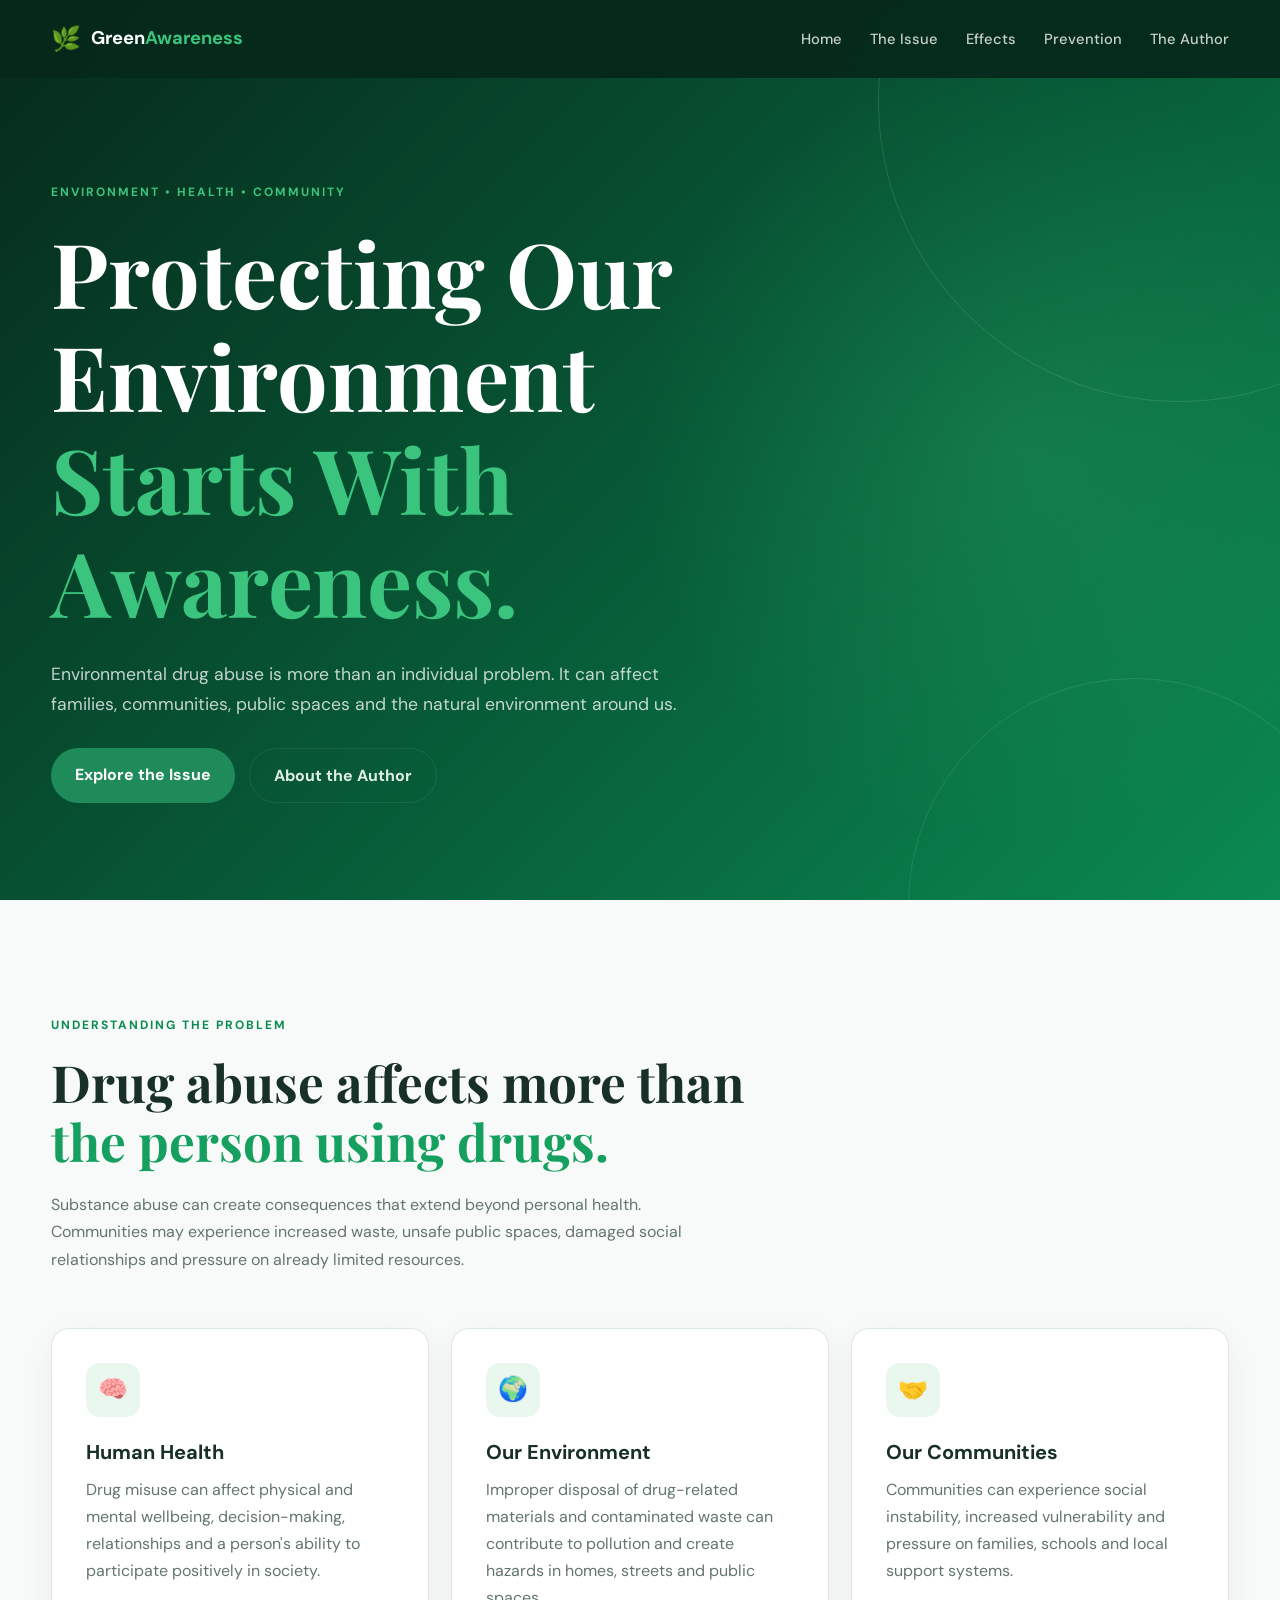
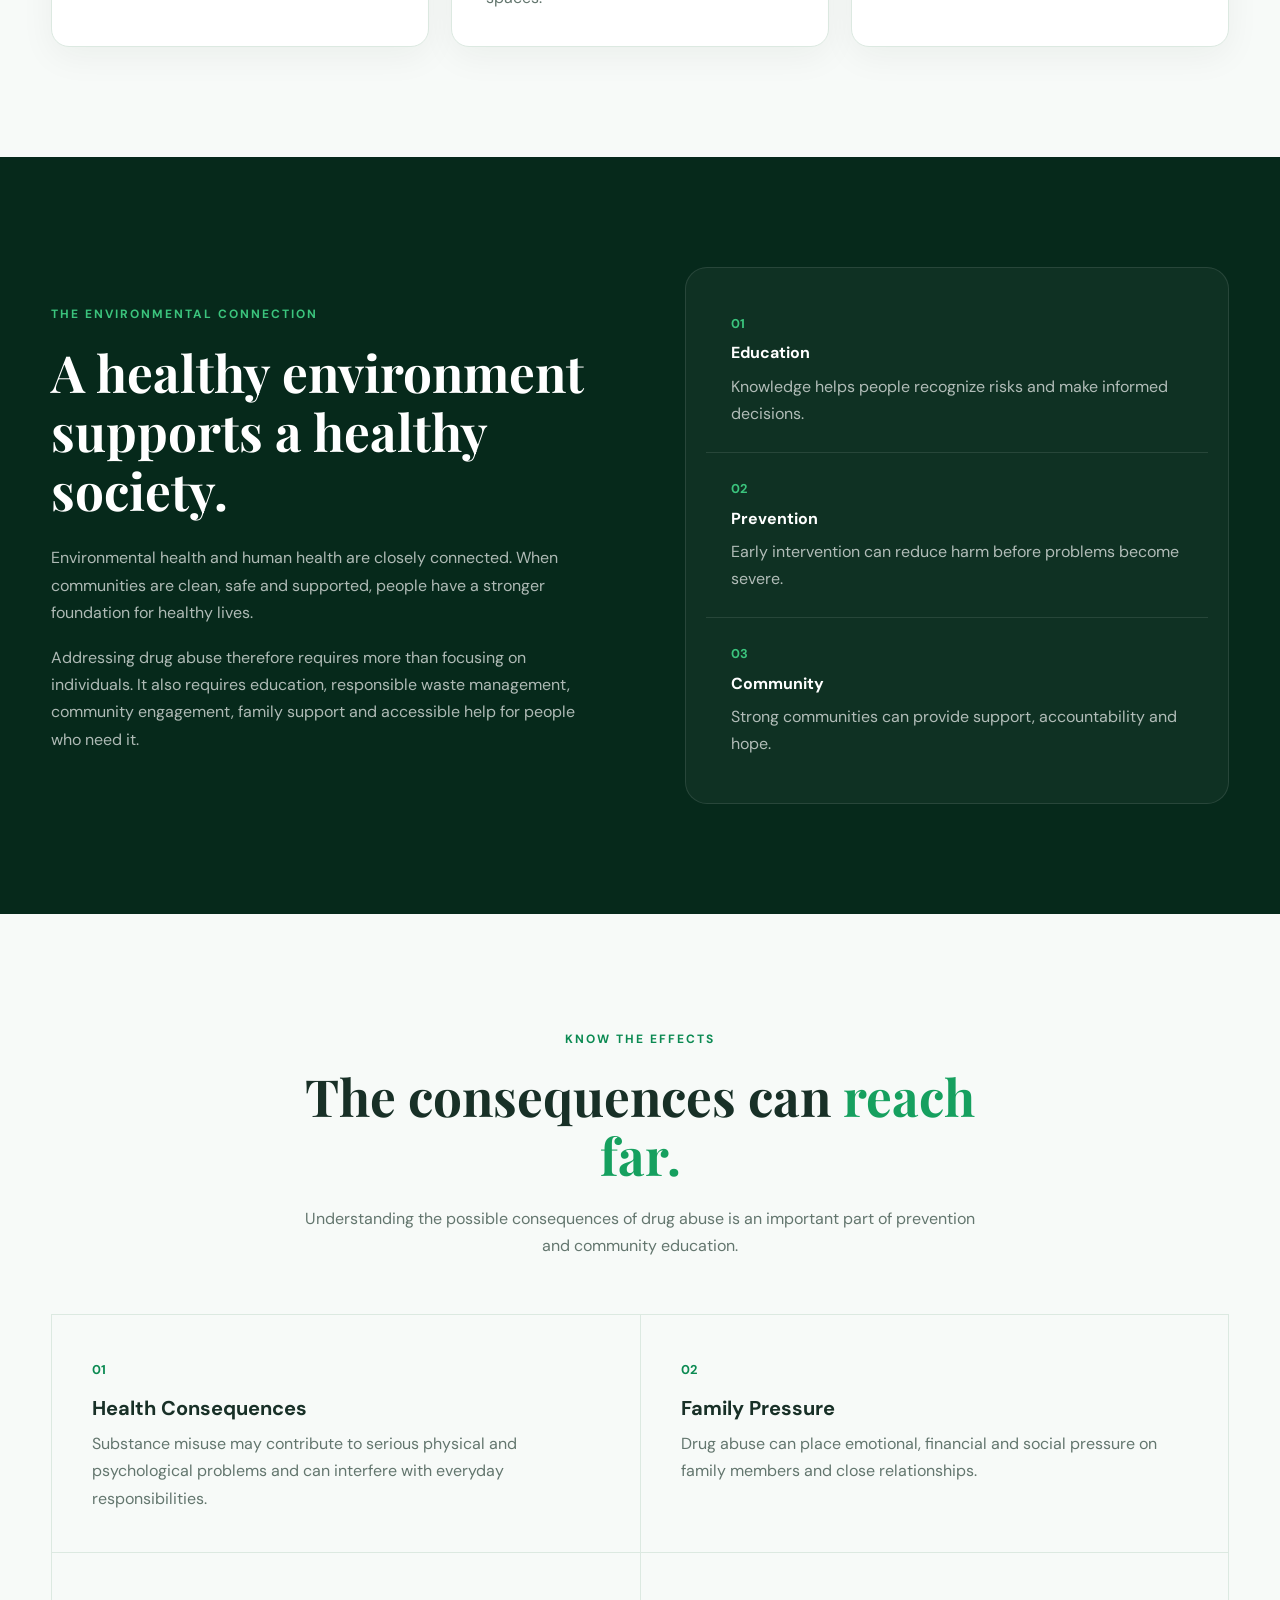
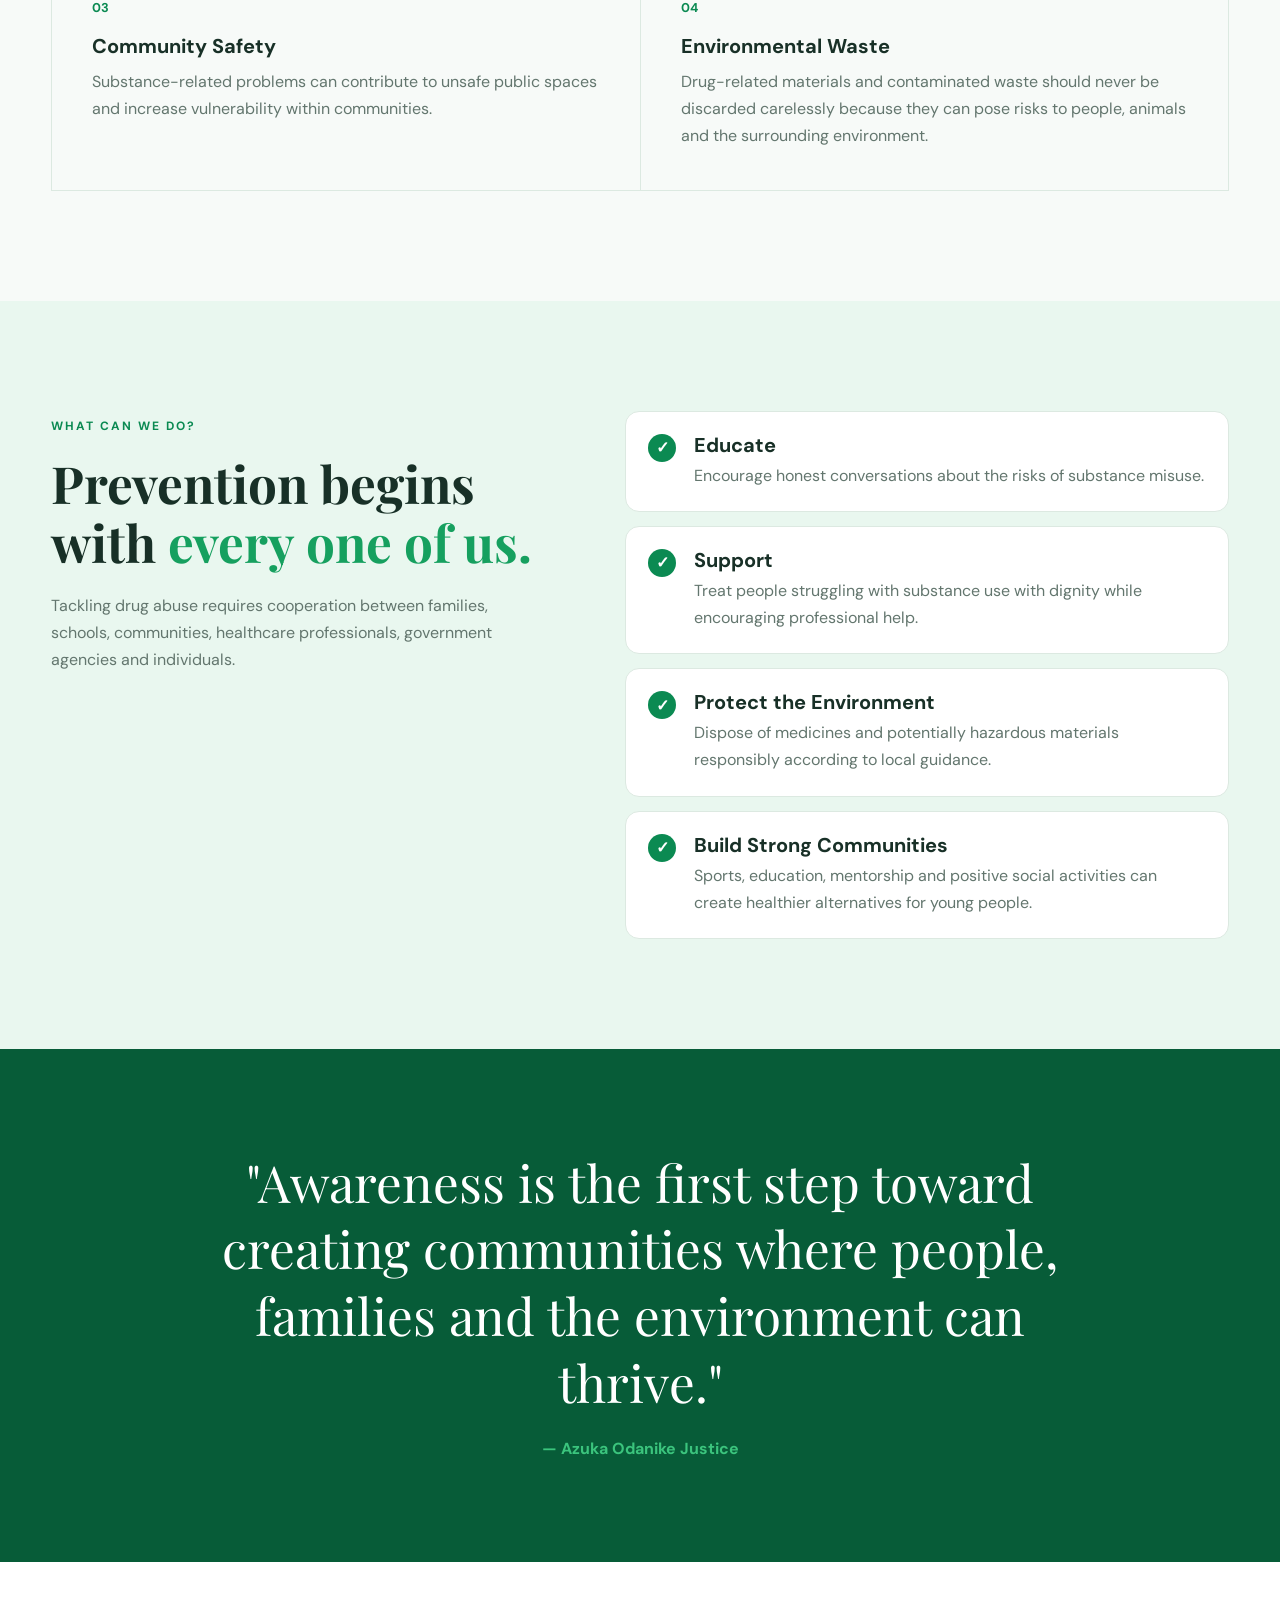
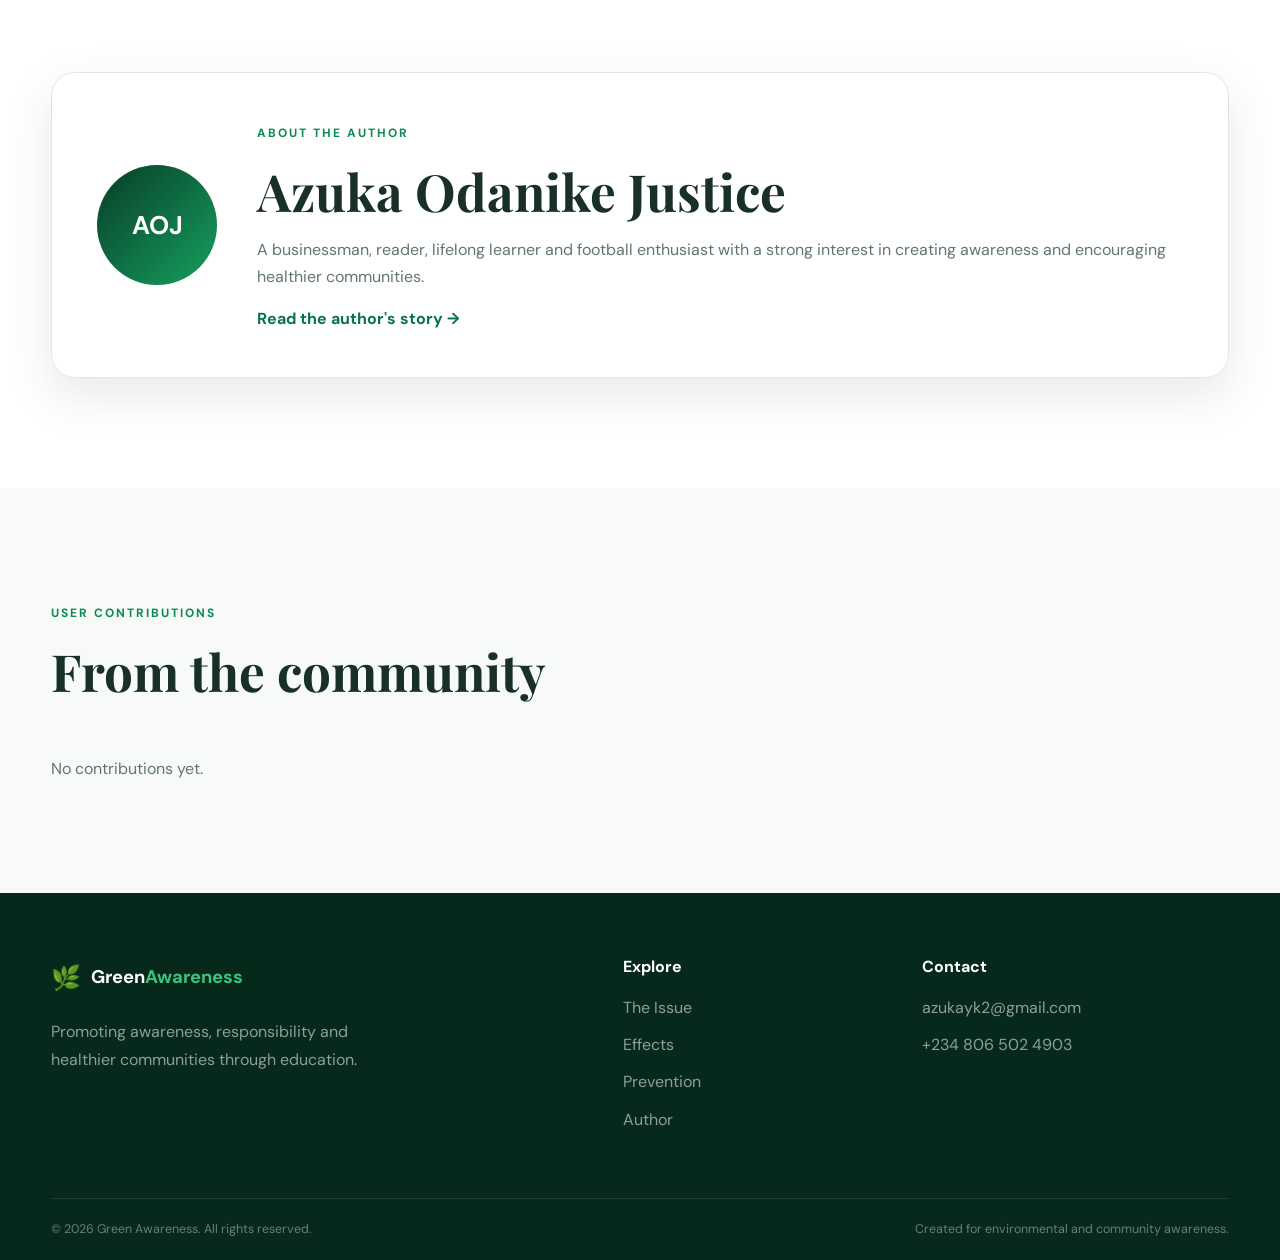
<file: index.html>
<!DOCTYPE html>
<html lang="en">
<head>
    <meta charset="UTF-8">
    <meta name="viewport" content="width=device-width, initial-scale=1.0">

    <meta name="description"
        content="Environmental Drug Abuse Awareness — understanding the relationship between substance abuse, environmental health, families and communities.">

    <title>Green Awareness | Environmental Drug Abuse</title>

    <link rel="preconnect" href="https://fonts.googleapis.com">
    <link rel="preconnect" href="https://fonts.gstatic.com" crossorigin>
    <link href="https://fonts.googleapis.com/css2?family=DM+Sans:wght@400;500;600;700&family=Playfair+Display:wght@600;700&display=swap" rel="stylesheet">

    <link rel="stylesheet" href="style.css">
</head>

<body>

    <!-- Navigation -->
    <header class="header">
        <nav class="navbar container">

            <a href="index.html" class="logo">
                <span class="logo-icon">🌿</span>
                <span>Green<span>Awareness</span></span>
            </a>

            <button class="menu-toggle" id="menuToggle" aria-label="Open navigation">
                ☰
            </button>

            <ul class="nav-links" id="navLinks">
                <li><a href="#home">Home</a></li>
                <li><a href="#issue">The Issue</a></li>
                <li><a href="#effects">Effects</a></li>
                <li><a href="#prevention">Prevention</a></li>
                <li><a href="about.html">The Author</a></li>
            </ul>

        </nav>
    </header>


    <!-- Hero -->
    <main>

        <section class="hero" id="home">

            <div class="hero-overlay"></div>

            <div class="container hero-content">

                <span class="eyebrow">ENVIRONMENT • HEALTH • COMMUNITY</span>

                <h1>
                    Protecting Our Environment
                    <span>Starts With Awareness.</span>
                </h1>

                <p>
                    Environmental drug abuse is more than an individual problem.
                    It can affect families, communities, public spaces and the
                    natural environment around us.
                </p>

                <div class="hero-buttons">
                    <a href="#issue" class="btn btn-primary">
                        Explore the Issue
                    </a>

                    <a href="about.html" class="btn btn-outline">
                        About the Author
                    </a>
                </div>

            </div>

        </section>


        <!-- Introduction -->
        <section class="section intro" id="issue">

            <div class="container">

                <div class="section-heading">
                    <span class="eyebrow">UNDERSTANDING THE PROBLEM</span>

                    <h2>
                        Drug abuse affects more than
                        <span>the person using drugs.</span>
                    </h2>

                    <p>
                        Substance abuse can create consequences that extend
                        beyond personal health. Communities may experience
                        increased waste, unsafe public spaces, damaged social
                        relationships and pressure on already limited resources.
                    </p>
                </div>


                <div class="cards three-columns">

                    <article class="info-card">
                        <div class="card-icon">🧠</div>

                        <h3>Human Health</h3>

                        <p>
                            Drug misuse can affect physical and mental wellbeing,
                            decision-making, relationships and a person's ability
                            to participate positively in society.
                        </p>
                    </article>


                    <article class="info-card">
                        <div class="card-icon">🌍</div>

                        <h3>Our Environment</h3>

                        <p>
                            Improper disposal of drug-related materials and
                            contaminated waste can contribute to pollution and
                            create hazards in homes, streets and public spaces.
                        </p>
                    </article>


                    <article class="info-card">
                        <div class="card-icon">🤝</div>

                        <h3>Our Communities</h3>

                        <p>
                            Communities can experience social instability,
                            increased vulnerability and pressure on families,
                            schools and local support systems.
                        </p>
                    </article>

                </div>

            </div>

        </section>


        <!-- Environmental Connection -->
        <section class="section dark-section">

            <div class="container split-section">

                <div class="split-content">

                    <span class="eyebrow">THE ENVIRONMENTAL CONNECTION</span>

                    <h2>
                        A healthy environment
                        supports a healthy society.
                    </h2>

                    <p>
                        Environmental health and human health are closely
                        connected. When communities are clean, safe and
                        supported, people have a stronger foundation for
                        healthy lives.
                    </p>

                    <p>
                        Addressing drug abuse therefore requires more than
                        focusing on individuals. It also requires education,
                        responsible waste management, community engagement,
                        family support and accessible help for people who
                        need it.
                    </p>

                </div>


                <div class="environment-box">

                    <div class="environment-stat">
                        <strong>01</strong>
                        <span>Education</span>
                        <p>Knowledge helps people recognize risks and make informed decisions.</p>
                    </div>

                    <div class="environment-stat">
                        <strong>02</strong>
                        <span>Prevention</span>
                        <p>Early intervention can reduce harm before problems become severe.</p>
                    </div>

                    <div class="environment-stat">
                        <strong>03</strong>
                        <span>Community</span>
                        <p>Strong communities can provide support, accountability and hope.</p>
                    </div>

                </div>

            </div>

        </section>


        <!-- Effects -->
        <section class="section" id="effects">

            <div class="container">

                <div class="section-heading centered">

                    <span class="eyebrow">KNOW THE EFFECTS</span>

                    <h2>
                        The consequences can
                        <span>reach far.</span>
                    </h2>

                    <p>
                        Understanding the possible consequences of drug abuse
                        is an important part of prevention and community
                        education.
                    </p>

                </div>


                <div class="effects-grid">

                    <article class="effect">
                        <span>01</span>
                        <h3>Health Consequences</h3>
                        <p>
                            Substance misuse may contribute to serious physical
                            and psychological problems and can interfere with
                            everyday responsibilities.
                        </p>
                    </article>


                    <article class="effect">
                        <span>02</span>
                        <h3>Family Pressure</h3>
                        <p>
                            Drug abuse can place emotional, financial and social
                            pressure on family members and close relationships.
                        </p>
                    </article>


                    <article class="effect">
                        <span>03</span>
                        <h3>Community Safety</h3>
                        <p>
                            Substance-related problems can contribute to unsafe
                            public spaces and increase vulnerability within
                            communities.
                        </p>
                    </article>


                    <article class="effect">
                        <span>04</span>
                        <h3>Environmental Waste</h3>
                        <p>
                            Drug-related materials and contaminated waste should
                            never be discarded carelessly because they can pose
                            risks to people, animals and the surrounding
                            environment.
                        </p>
                    </article>

                </div>

            </div>

        </section>


        <!-- Prevention -->
        <section class="section prevention" id="prevention">

            <div class="container">

                <div class="prevention-wrapper">

                    <div>

                        <span class="eyebrow">WHAT CAN WE DO?</span>

                        <h2>
                            Prevention begins with
                            <span>every one of us.</span>
                        </h2>

                        <p>
                            Tackling drug abuse requires cooperation between
                            families, schools, communities, healthcare
                            professionals, government agencies and individuals.
                        </p>

                    </div>


                    <div class="prevention-list">

                        <div class="prevention-item">
                            <span>✓</span>
                            <div>
                                <h3>Educate</h3>
                                <p>
                                    Encourage honest conversations about the
                                    risks of substance misuse.
                                </p>
                            </div>
                        </div>


                        <div class="prevention-item">
                            <span>✓</span>
                            <div>
                                <h3>Support</h3>
                                <p>
                                    Treat people struggling with substance use
                                    with dignity while encouraging professional
                                    help.
                                </p>
                            </div>
                        </div>


                        <div class="prevention-item">
                            <span>✓</span>
                            <div>
                                <h3>Protect the Environment</h3>
                                <p>
                                    Dispose of medicines and potentially
                                    hazardous materials responsibly according
                                    to local guidance.
                                </p>
                            </div>
                        </div>


                        <div class="prevention-item">
                            <span>✓</span>
                            <div>
                                <h3>Build Strong Communities</h3>
                                <p>
                                    Sports, education, mentorship and positive
                                    social activities can create healthier
                                    alternatives for young people.
                                </p>
                            </div>
                        </div>

                    </div>

                </div>

            </div>

        </section>


        <!-- Quote -->
        <section class="quote-section">

            <div class="container">

                <blockquote>
                    "Awareness is the first step toward creating communities
                    where people, families and the environment can thrive."
                </blockquote>

                <p>— Azuka Odanike Justice</p>

            </div>

        </section>


        <!-- Author Preview -->
        <section class="section author-preview">

            <div class="container author-card">

                <div class="author-avatar">
                    AOJ
                </div>

                <div class="author-information">

                    <span class="eyebrow">ABOUT THE AUTHOR</span>

                    <h2>Azuka Odanike Justice</h2>

                    <p>
                        A businessman, reader, lifelong learner and football
                        enthusiast with a strong interest in creating awareness
                        and encouraging healthier communities.
                    </p>

                    <a href="about.html" class="text-link">
                        Read the author's story →
                    </a>

                </div>

            </div>

        </section>

        <!-- User Contributions -->
        <section class="section">
            <div class="container">
                <div class="section-heading">
                    <span class="eyebrow">USER CONTRIBUTIONS</span>
                    <h2>From the community</h2>
                </div>

                <div id="userPosts" class="cards" style="display:grid; gap:18px;"></div>

            </div>
        </section>

    </main>


    <!-- Footer -->
    <footer class="footer">

        <div class="container footer-grid">

            <div>

                <a href="index.html" class="logo footer-logo">
                    <span class="logo-icon">🌿</span>
                    <span>Green<span>Awareness</span></span>
                </a>

                <p>
                    Promoting awareness, responsibility and healthier
                    communities through education.
                </p>

            </div>


            <div>

                <h3>Explore</h3>

                <a href="#issue">The Issue</a>
                <a href="#effects">Effects</a>
                <a href="#prevention">Prevention</a>
                <a href="about.html">Author</a>

            </div>


            <div>

                <h3>Contact</h3>

                <a href="mailto:azukayk2@gmail.com">
                    azukayk2@gmail.com
                </a>

                <a href="tel:+2348065024903">
                    +234 806 502 4903
                </a>

            </div>

        </div>


        <div class="footer-bottom container">

            <p>
                © <span id="year"></span> Green Awareness.
                All rights reserved.
            </p>

            <p>
                Created for environmental and community awareness.
            </p>

        </div>

    </footer>


    <script src="script.js"></script>

</body>
</html>
</file>
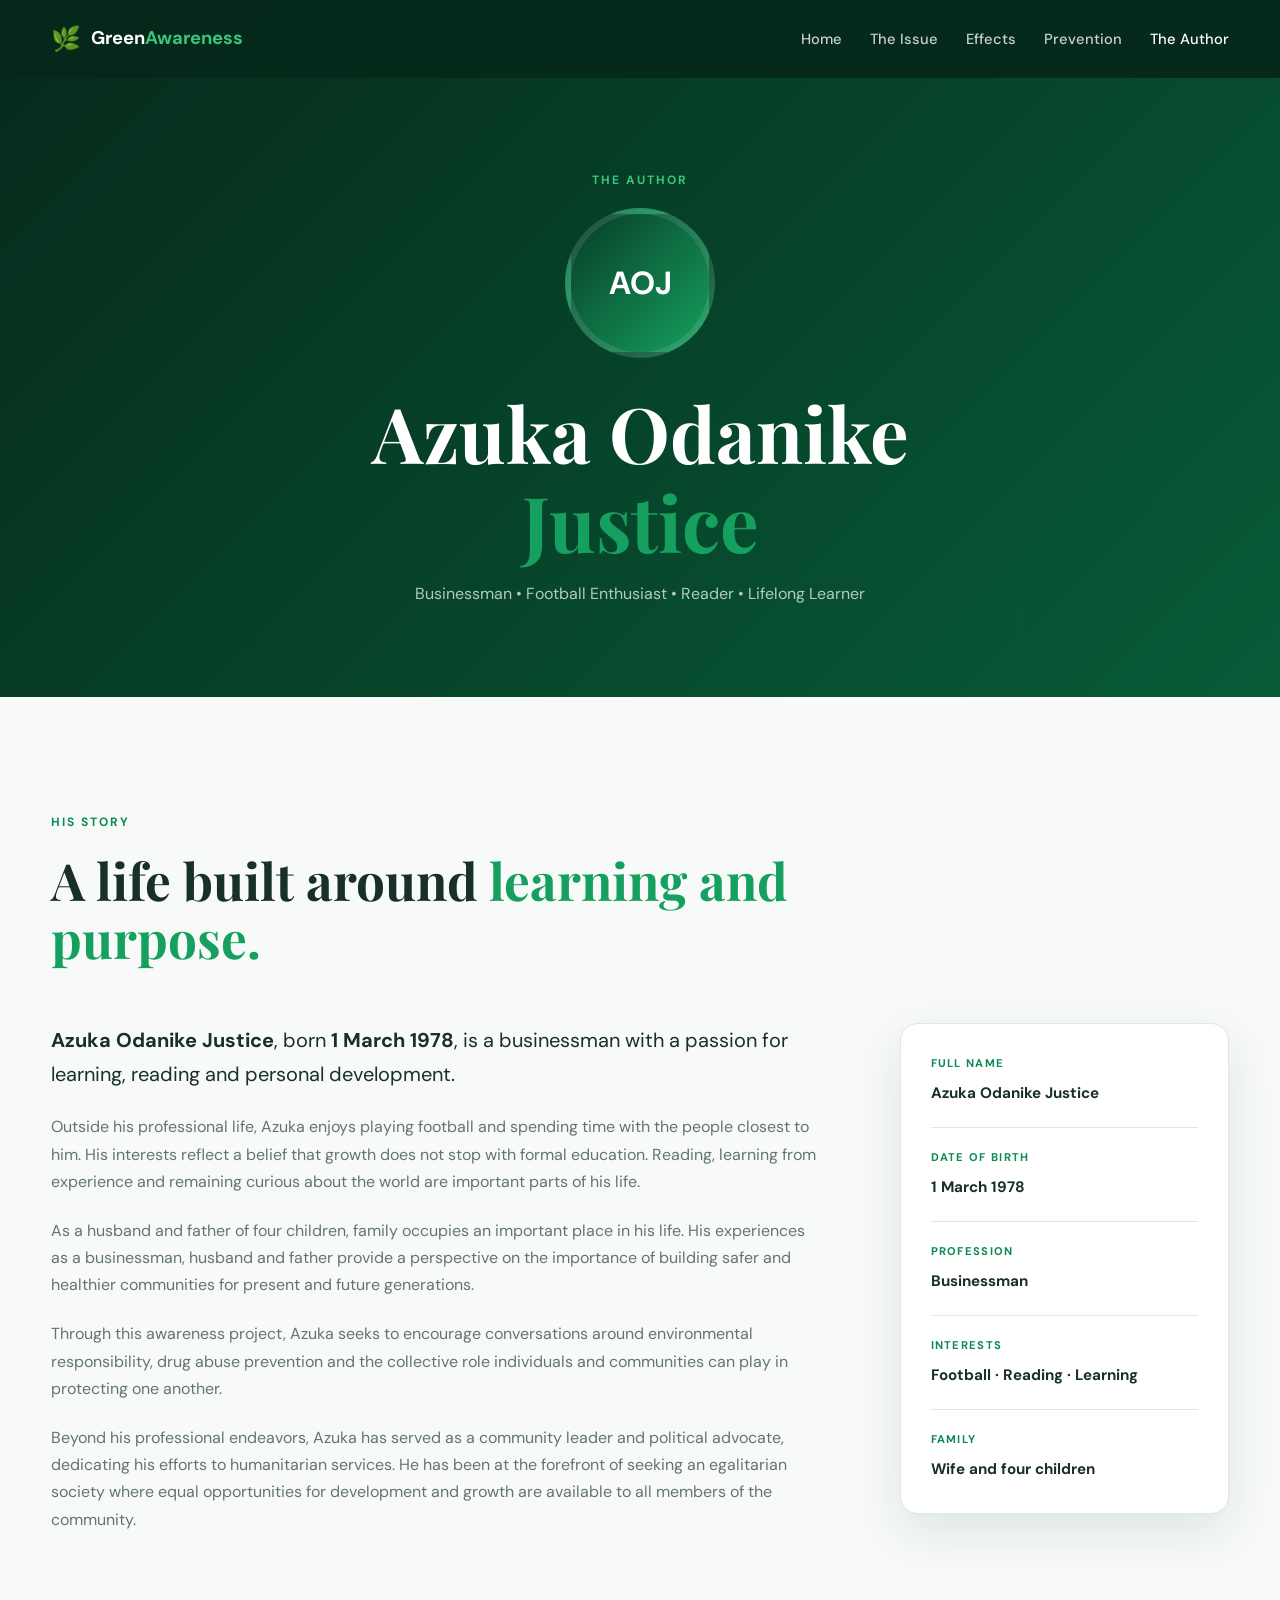
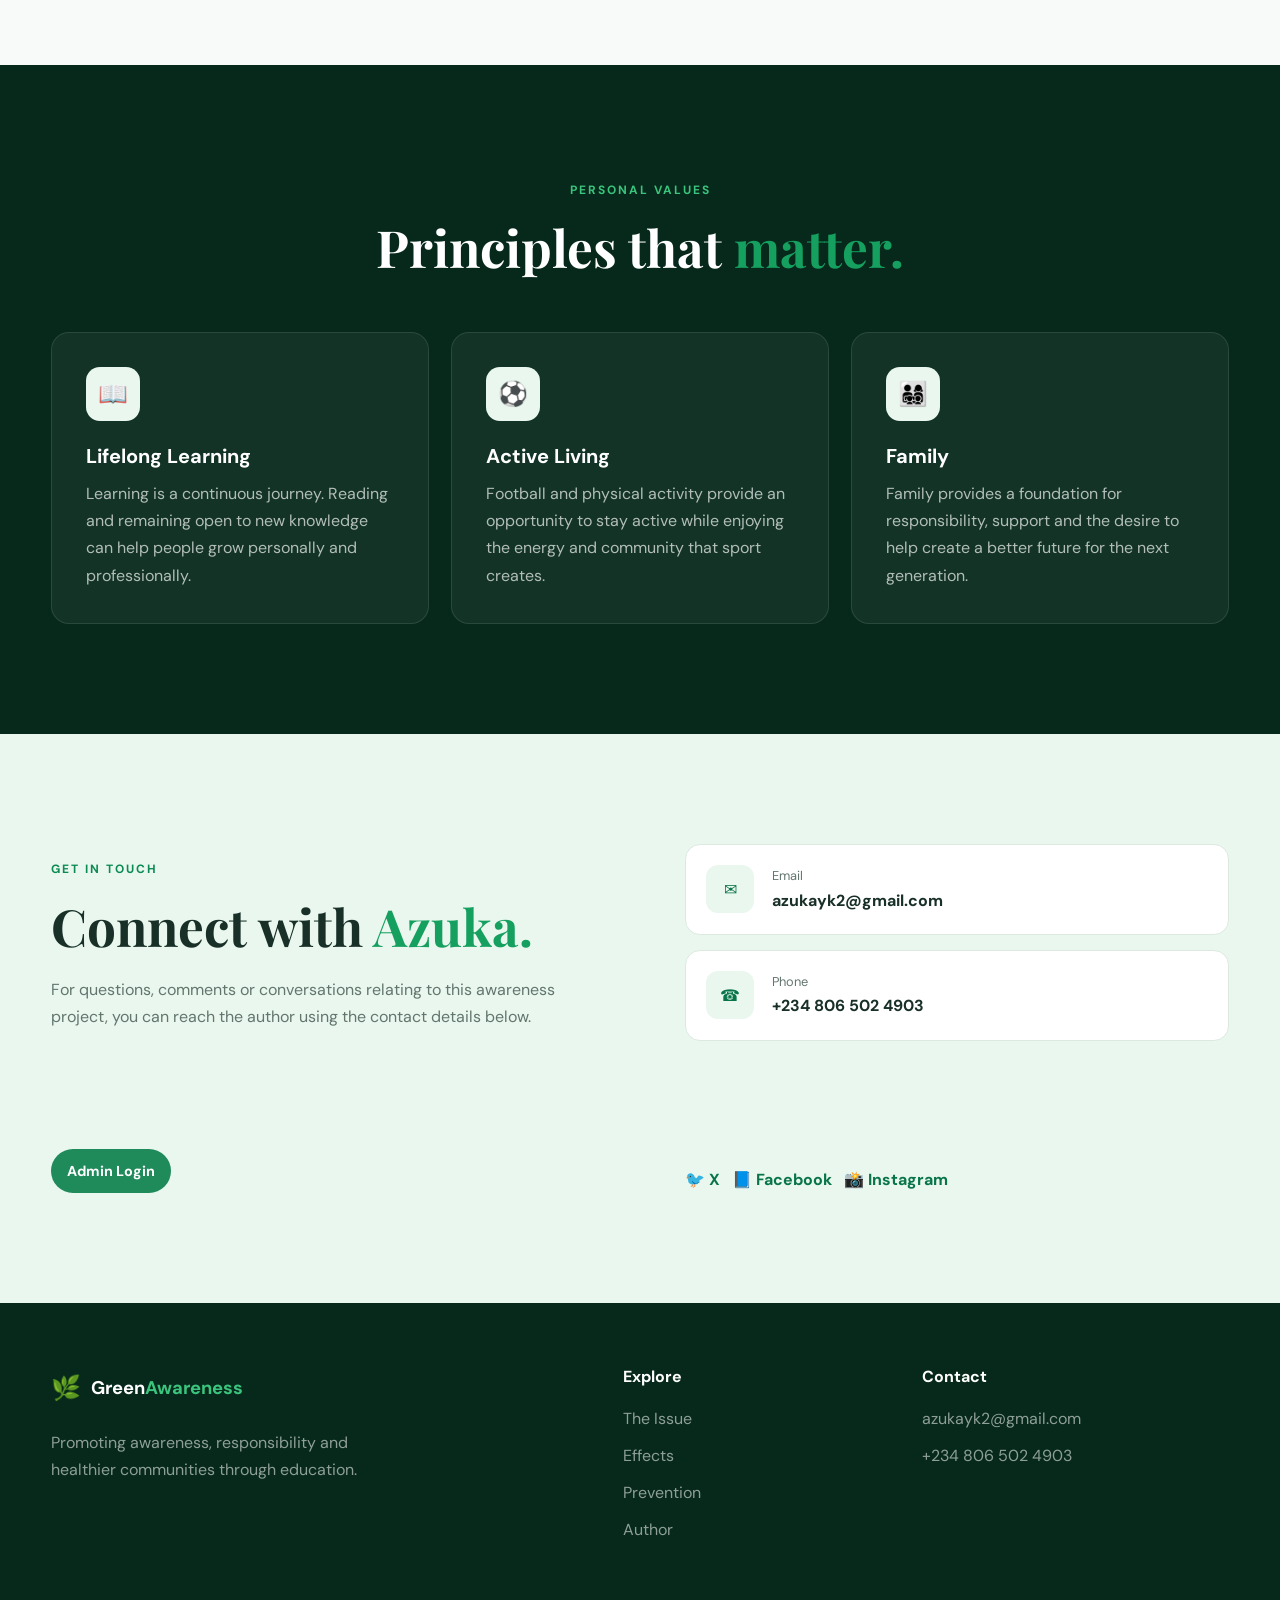
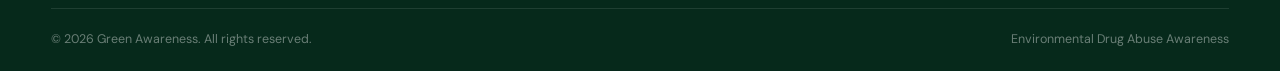
<file: about.html>
<!DOCTYPE html>
<html lang="en">

<head>

    <meta charset="UTF-8">
    <meta name="viewport" content="width=device-width, initial-scale=1.0">

    <meta name="description"
        content="About Azuka Odanike Justice — businessman, football enthusiast, reader and lifelong learner.">

    <title>About the Author | Azuka Odanike Justice</title>

    <link rel="preconnect" href="https://fonts.googleapis.com">
    <link rel="preconnect" href="https://fonts.gstatic.com" crossorigin>

    <link href="https://fonts.googleapis.com/css2?family=DM+Sans:wght@400;500;600;700&family=Playfair+Display:wght@600;700&display=swap" rel="stylesheet">

    <link rel="stylesheet" href="style.css">

</head>


<body>


    <!-- Navigation -->
    <header class="header">

        <nav class="navbar container">

            <a href="index.html" class="logo">
                <span class="logo-icon">🌿</span>
                <span>Green<span>Awareness</span></span>
            </a>


            <button class="menu-toggle" id="menuToggle" aria-label="Open navigation">
                ☰
            </button>


            <ul class="nav-links" id="navLinks">

                <li>
                    <a href="index.html">Home</a>
                </li>

                <li>
                    <a href="index.html#issue">The Issue</a>
                </li>

                <li>
                    <a href="index.html#effects">Effects</a>
                </li>

                <li>
                    <a href="index.html#prevention">Prevention</a>
                </li>

                <li>
                    <a href="about.html" class="active">The Author</a>
                </li>

            </ul>

        </nav>

    </header>


    <main>


        <!-- Author Hero -->
        <section class="author-hero">

            <div class="container author-hero-content">

                <span class="eyebrow">
                    THE AUTHOR
                </span>

                <div class="large-avatar">
                    AOJ
                </div>

                <h1>
                    Azuka Odanike
                    <span>Justice</span>
                </h1>

                <p>
                    Businessman • Football Enthusiast • Reader • Lifelong Learner
                </p>

            </div>

        </section>


        <!-- Biography -->
        <section class="section">

            <div class="container biography">

                <div class="section-heading">

                    <span class="eyebrow">
                        HIS STORY
                    </span>

                    <h2>
                        A life built around
                        <span>learning and purpose.</span>
                    </h2>

                </div>


                <div class="bio-grid">

                    <div class="bio-main">

                        <p class="lead">
                            <strong>Azuka Odanike Justice</strong>, born
                            <strong>1 March 1978</strong>, is a businessman
                            with a passion for learning, reading and personal
                            development.
                        </p>


                        <p>
                            Outside his professional life, Azuka enjoys
                            playing football and spending time with the people
                            closest to him. His interests reflect a belief
                            that growth does not stop with formal education.
                            Reading, learning from experience and remaining
                            curious about the world are important parts of his
                            life.
                        </p>


                        <p>
                            As a husband and father of four children, family
                            occupies an important place in his life. His
                            experiences as a businessman, husband and father
                            provide a perspective on the importance of
                            building safer and healthier communities for
                            present and future generations.
                        </p>


                        <p>
                            Through this awareness project, Azuka seeks to
                            encourage conversations around environmental
                            responsibility, drug abuse prevention and the
                            collective role individuals and communities can
                            play in protecting one another.
                        </p>

                        <p>
                            Beyond his professional endeavors, Azuka has served
                            as a community leader and political advocate,
                            dedicating his efforts to humanitarian services. He
                            has been at the forefront of seeking an egalitarian
                            society where equal opportunities for development and
                            growth are available to all members of the community.
                        </p>

                    </div>


                    <aside class="bio-sidebar">

                        <div class="profile-detail">

                            <span>FULL NAME</span>

                            <strong>
                                Azuka Odanike Justice
                            </strong>

                        </div>


                        <div class="profile-detail">

                            <span>DATE OF BIRTH</span>

                            <strong>
                                1 March 1978
                            </strong>

                        </div>


                        <div class="profile-detail">

                            <span>PROFESSION</span>

                            <strong>
                                Businessman
                            </strong>

                        </div>


                        <div class="profile-detail">

                            <span>INTERESTS</span>

                            <strong>
                                Football · Reading · Learning
                            </strong>

                        </div>


                        <div class="profile-detail">

                            <span>FAMILY</span>

                            <strong>
                                Wife and four children
                            </strong>

                        </div>

                    </aside>

                </div>

            </div>

        </section>


        <!-- Values -->
        <section class="section dark-section">

            <div class="container">

                <div class="section-heading centered">

                    <span class="eyebrow">
                        PERSONAL VALUES
                    </span>

                    <h2>
                        Principles that
                        <span>matter.</span>
                    </h2>

                </div>


                <div class="cards three-columns">


                    <article class="info-card dark-card">

                        <div class="card-icon">
                            📖
                        </div>

                        <h3>
                            Lifelong Learning
                        </h3>

                        <p>
                            Learning is a continuous journey. Reading and
                            remaining open to new knowledge can help people
                            grow personally and professionally.
                        </p>

                    </article>


                    <article class="info-card dark-card">

                        <div class="card-icon">
                            ⚽
                        </div>

                        <h3>
                            Active Living
                        </h3>

                        <p>
                            Football and physical activity provide an
                            opportunity to stay active while enjoying the
                            energy and community that sport creates.
                        </p>

                    </article>


                    <article class="info-card dark-card">

                        <div class="card-icon">
                            👨‍👩‍👧‍👦
                        </div>

                        <h3>
                            Family
                        </h3>

                        <p>
                            Family provides a foundation for responsibility,
                            support and the desire to help create a better
                            future for the next generation.
                        </p>

                    </article>


                </div>

            </div>

        </section>


        <!-- Contact -->
        <section class="section contact-section">

            <div class="container contact-wrapper">

                <div>

                    <span class="eyebrow">
                        GET IN TOUCH
                    </span>

                    <h2>
                        Connect with
                        <span>Azuka.</span>
                    </h2>

                    <p>
                        For questions, comments or conversations relating to
                        this awareness project, you can reach the author using
                        the contact details below.
                    </p>

                </div>


                <div class="contact-details">

                    <a href="mailto:azukayk2@gmail.com" class="contact-item">

                        <div class="contact-icon">
                            ✉
                        </div>

                        <div>

                            <span>Email</span>

                            <strong>
                                azukayk2@gmail.com
                            </strong>

                        </div>

                    </a>


                    <a href="tel:+2348065024903" class="contact-item">

                        <div class="contact-icon">
                            ☎
                        </div>

                        <div>

                            <span>Phone</span>

                            <strong>
                                +234 806 502 4903
                            </strong>

                        </div>

                    </a>

                </div>

                    <div class="admin-login" style="margin-top:18px; display:flex; flex-wrap:wrap; gap:12px; align-items:center;">
                        <a href="admin.html" class="btn btn-primary" style="padding:10px 16px; font-size:0.9rem; border-radius:999px;">Admin Login</a>
                    </div>

                    <div class="social-links" style="margin-top:20px; display:flex; gap:12px; align-items:center; flex-wrap:wrap;">
                        <a href="https://x.com/AzukaJustice" target="_blank" rel="noopener" class="text-link">🐦 X</a>
                        <a href="https://www.facebook.com/share/1DDdSc1hZH/" target="_blank" rel="noopener" class="text-link">📘 Facebook</a>
                        <a href="https://www.instagram.com/odanike_azuka_justice?igsh=MWtrOGRtZDdvM2dqdg==" target="_blank" rel="noopener" class="text-link">📸 Instagram</a>
                    </div>

            </div>

        </section>


    </main>


    <!-- Footer -->
    <footer class="footer">

        <div class="container footer-grid">

            <div>

                <a href="index.html" class="logo footer-logo">
                    <span class="logo-icon">🌿</span>
                    <span>Green<span>Awareness</span></span>
                </a>

                <p>
                    Promoting awareness, responsibility and healthier
                    communities through education.
                </p>

            </div>


            <div>

                <h3>
                    Explore
                </h3>

                <a href="index.html#issue">
                    The Issue
                </a>

                <a href="index.html#effects">
                    Effects
                </a>

                <a href="index.html#prevention">
                    Prevention
                </a>

                <a href="about.html">
                    Author
                </a>

            </div>


            <div>

                <h3>
                    Contact
                </h3>

                <a href="mailto:azukayk2@gmail.com">
                    azukayk2@gmail.com
                </a>

                <a href="tel:+2348065024903">
                    +234 806 502 4903
                </a>

            </div>

        </div>


        <div class="footer-bottom container">

            <p>
                © <span id="year"></span> Green Awareness.
                All rights reserved.
            </p>

            <p>
                Environmental Drug Abuse Awareness
            </p>

        </div>

    </footer>


    <script src="script.js"></script>

</body>

</html>
</file>
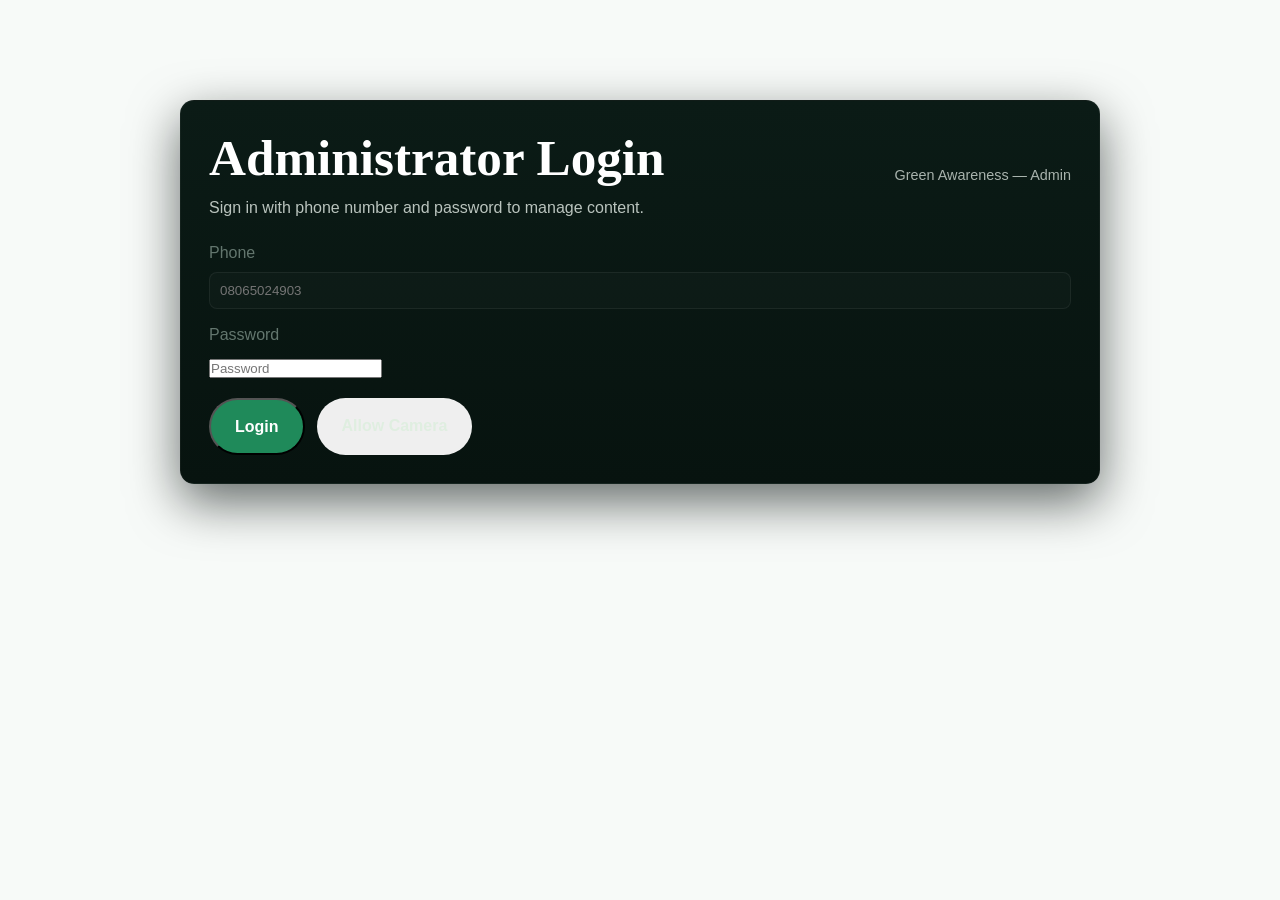
<file: admin-dashboard.html>
<!DOCTYPE html>
<html lang="en">
<head>
    <meta charset="utf-8">
    <meta name="viewport" content="width=device-width,initial-scale=1">
    <title>Admin Dashboard | Green Awareness</title>
    <link rel="stylesheet" href="style.css">
</head>
<body>

    <main style="padding:40px;">
        <div class="container">
            <h2>Admin Dashboard</h2>
            <p style="color:var(--muted);">Upload content to appear in the Users section.</p>

            <div style="margin-top:18px; display:grid; gap:12px; max-width:760px;">

                <label>Title
                    <input id="postTitle" type="text" style="width:100%; padding:10px; border:1px solid var(--border); border-radius:8px;">
                </label>

                <label>Write-up
                    <textarea id="postWriteup" rows="6" style="width:100%; padding:10px; border:1px solid var(--border); border-radius:8px;"></textarea>
                </label>

                <label>Video URL (optional)
                    <input id="postVideo" type="text" placeholder="https://..." style="width:100%; padding:10px; border:1px solid var(--border); border-radius:8px;">
                </label>

                <label>Image URL (optional)
                    <input id="postImage" type="text" placeholder="https://..." style="width:100%; padding:10px; border:1px solid var(--border); border-radius:8px;">
                </label>

                <div style="display:flex; gap:12px;">
                    <button id="savePost" class="btn btn-primary">Save Post</button>
                    <button id="logoutBtn" class="btn btn-outline">Logout</button>
                </div>

                <p id="postMsg" style="color:var(--muted);"></p>

            </div>

        </div>
    </main>

    <script>
        // protect page
        if (sessionStorage.getItem('isAdmin') !== '1') {
            window.location.href = 'admin.html';
        }

        function loadPosts() {
            try {
                const posts = JSON.parse(localStorage.getItem('userPosts') || '[]');
                return posts;
            } catch (e) {
                return [];
            }
        }

        function savePosts(posts) {
            localStorage.setItem('userPosts', JSON.stringify(posts));
        }

        document.getElementById('savePost').addEventListener('click', () => {
            const title = document.getElementById('postTitle').value.trim();
            const writeup = document.getElementById('postWriteup').value.trim();
            const video = document.getElementById('postVideo').value.trim();
            const image = document.getElementById('postImage').value.trim();

            if (!title && !writeup && !video && !image) {
                document.getElementById('postMsg').textContent = 'Please provide some content.';
                return;
            }

            const posts = loadPosts();
            posts.unshift({ id: Date.now(), title, writeup, video, image });
            savePosts(posts);

            document.getElementById('postMsg').textContent = 'Post saved locally.';
            // clear fields
            document.getElementById('postTitle').value = '';
            document.getElementById('postWriteup').value = '';
            document.getElementById('postVideo').value = '';
            document.getElementById('postImage').value = '';
        });

        document.getElementById('logoutBtn').addEventListener('click', () => {
            sessionStorage.removeItem('isAdmin');
            window.location.href = 'about.html';
        });

    </script>

</body>
</html>
</file>
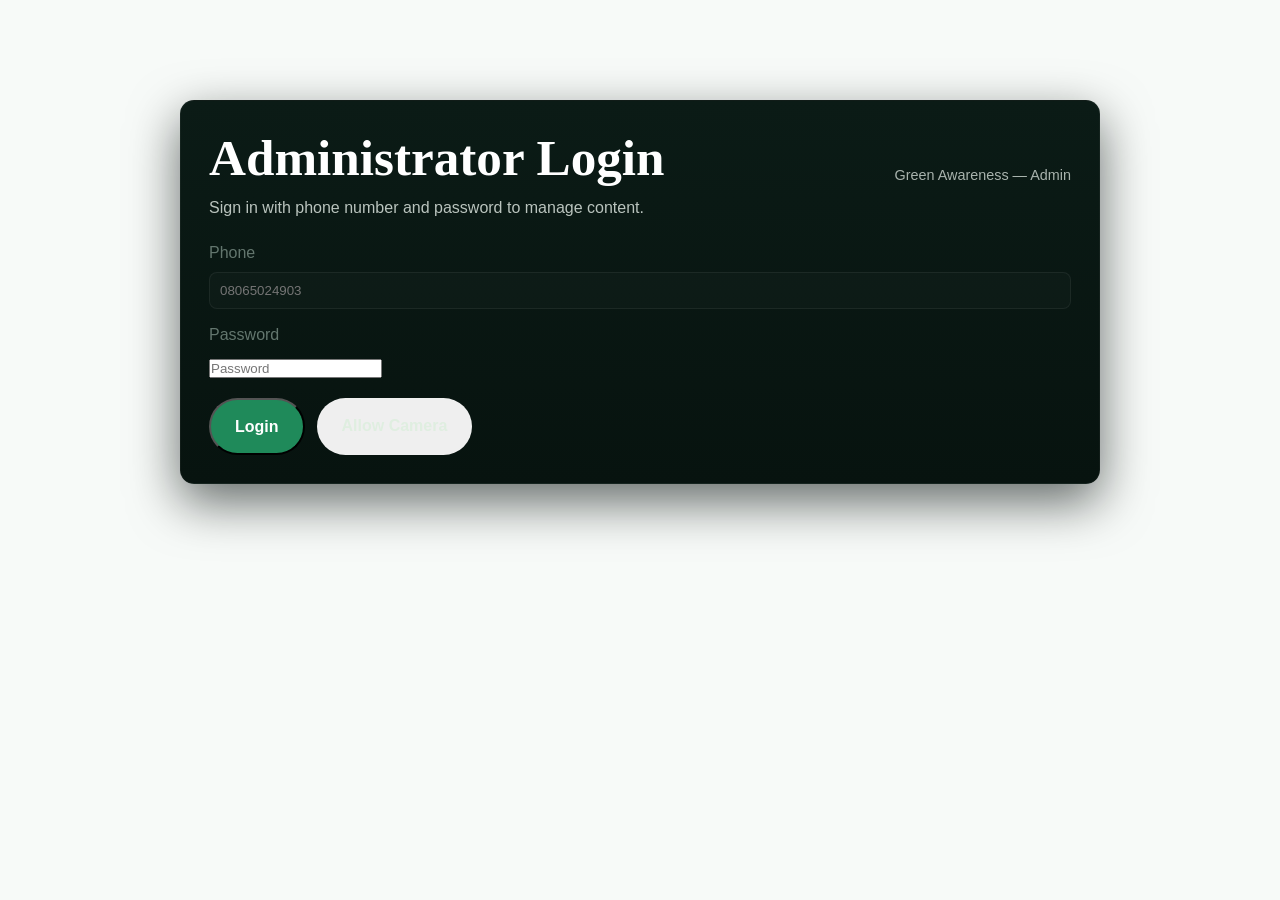
<file: admin.html>
<!DOCTYPE html>
<html lang="en">
<head>
    <meta charset="utf-8">
    <meta name="viewport" content="width=device-width,initial-scale=1">
    <title>Admin Login | Green Awareness</title>
    <link rel="stylesheet" href="style.css">
</head>
<body>

    <main style="padding:60px 20px;">

        <div class="admin-panel">

            <div class="admin-header">
                <div>
                    <h2>Administrator Login</h2>
                    <p style="color:rgba(230,239,233,0.8); margin-top:6px;">Sign in with phone number and password to manage content.</p>
                </div>
                <div style="opacity:.9; font-size:0.9rem; color:rgba(230,239,233,0.8);">Green Awareness — Admin</div>
            </div>

            <form id="adminLoginForm" style="margin-top:18px;">

                <div class="admin-field">
                    <label>Phone</label>
                    <input id="adminPhone" type="tel" placeholder="08065024903" required>
                </div>

                <div class="admin-field">
                    <label>Password</label>
                    <input id="adminPassword" type="password" placeholder="Password" required>
                </div>

                <div style="margin-top:16px; display:flex; gap:12px;">
                    <button type="submit" class="btn btn-primary">Login</button>
                    <button type="button" id="cameraAccess" class="btn btn-outline">Allow Camera</button>
                </div>

                <p id="adminError" style="color:#ffb3b3; margin-top:12px; display:none;"></p>

            </form>

        </div>

    </main>

    <script>
        // client-side simple auth (note: not secure for production)
        const allowedPhone = '08065024903';
        const allowedPassword = 'Justice2662';

        document.getElementById('adminLoginForm').addEventListener('submit', (e) => {
            e.preventDefault();

            const phoneRaw = document.getElementById('adminPhone').value || '';
            const phone = phoneRaw.replace(/\D/g, '');
            const pass = document.getElementById('adminPassword').value || '';

            // Normalize phone to the plain digits entered (user likely types 08065024903)
            if (phone === allowedPhone && pass === allowedPassword) {
                sessionStorage.setItem('isAdmin', '1');
                window.location.href = 'admin-dashboard.html';
            } else {
                const err = document.getElementById('adminError');
                err.textContent = 'Invalid credentials.';
                err.style.display = 'block';
            }
        });

        // Optional: request camera permission for capturing video/photo
        document.getElementById('cameraAccess').addEventListener('click', async () => {
            try {
                const stream = await navigator.mediaDevices.getUserMedia({ video: true, audio: false });
                // stop all tracks immediately (we just wanted permission)
                stream.getTracks().forEach(t => t.stop());
                alert('Camera access granted. You can now upload or capture media in the dashboard.');
            } catch (err) {
                alert('Camera access denied or not available. You can still upload files using the file picker.');
            }
        });
    </script>

</body>
</html>
</file>
<file: style.css>
/* =========================================
   GREEN AWARENESS
   Main Stylesheet
========================================= */


/* ---------- Variables ---------- */

:root {

    --green-950: #06291b;
    --green-900: #073d27;
    --green-800: #075c38;
    --green-700: #087447;
    --green-600: #0b8a52;
    --green-500: #16a05f;
    --green-400: #3bc47d;
    --green-100: #e9f7ef;

    --white: #ffffff;
    --off-white: #f7faf8;
    --text: #183027;
    --muted: #63766e;

    --border: #dce9e1;

    --shadow:
        0 18px 50px rgba(4, 46, 29, 0.10);

    --radius: 18px;
}


/* ---------- Reset ---------- */

* {
    margin: 0;
    padding: 0;
    box-sizing: border-box;
}


html {
    scroll-behavior: smooth;
}


body {
    font-family: "DM Sans", sans-serif;
    background: var(--off-white);
    color: var(--text);
    line-height: 1.7;
}


img {
    max-width: 100%;
    display: block;
}


a {
    color: inherit;
    text-decoration: none;
}


button {
    font: inherit;
}


.container {
    width: min(1180px, 92%);
    margin: 0 auto;
}


/* ---------- Typography ---------- */

h1,
h2,
h3 {
    line-height: 1.15;
}


h1,
h2 {
    font-family: "Playfair Display", serif;
}


h1 {
    font-size: clamp(3rem, 7vw, 6rem);
}


h2 {
    font-size: clamp(2.2rem, 4vw, 4rem);
}


h3 {
    font-size: 1.25rem;
}


p {
    color: var(--muted);
}


/* ---------- Header ---------- */

.header {
    position: fixed;
    width: 100%;
    top: 0;
    left: 0;
    z-index: 1000;

    background: rgba(6, 41, 27, 0.94);
    backdrop-filter: blur(14px);
}


.navbar {
    min-height: 78px;

    display: flex;
    align-items: center;
    justify-content: space-between;
}


.logo {
    display: flex;
    align-items: center;
    gap: 10px;

    color: white;
    font-size: 1.15rem;
    font-weight: 700;
}


.logo > span:last-child > span {
    color: var(--green-400);
}


.logo-icon {
    font-size: 1.5rem;
}


.nav-links {
    list-style: none;

    display: flex;
    align-items: center;
    gap: 28px;
}


.nav-links a {
    color: rgba(255,255,255,.78);
    font-size: .92rem;
    font-weight: 500;

    transition: .25s ease;
}


.nav-links a:hover,
.nav-links a.active {
    color: white;
}


.menu-toggle {
    display: none;

    border: 0;
    background: transparent;
    color: white;

    font-size: 1.7rem;
    cursor: pointer;
}


/* ---------- Hero ---------- */

.hero {
    min-height: 100vh;

    position: relative;

    display: flex;
    align-items: center;

    background:
        linear-gradient(
            135deg,
            #06291b 0%,
            #075c38 55%,
            #0b8a52 100%
        );

    overflow: hidden;
}


.hero::before {
    content: "";

    position: absolute;

    width: 600px;
    height: 600px;

    right: -200px;
    top: -200px;

    border: 1px solid rgba(255,255,255,.12);
    border-radius: 50%;
}


.hero::after {
    content: "";

    position: absolute;

    width: 450px;
    height: 450px;

    right: -80px;
    bottom: -230px;

    border: 1px solid rgba(255,255,255,.1);
    border-radius: 50%;
}


.hero-overlay {
    position: absolute;
    inset: 0;

    background:
        radial-gradient(
            circle at 80% 50%,
            rgba(71, 210, 132, .18),
            transparent 35%
        );
}


.hero-content {
    position: relative;
    z-index: 2;

    padding-top: 80px;
}


.eyebrow {
    display: inline-block;

    margin-bottom: 18px;

    color: var(--green-600);

    font-size: .75rem;
    font-weight: 700;
    letter-spacing: 2px;
}


.hero .eyebrow {
    color: var(--green-400);
}


.hero h1 {
    max-width: 850px;
    color: white;
}


.hero h1 span,
.section-heading h2 span,
.split-content h2 span,
.prevention h2 span,
.contact-section h2 span,
.author-hero h1 span {
    color: var(--green-500);
}


.hero h1 span {
    display: block;
    color: var(--green-400);
}


.hero p {
    max-width: 650px;

    margin: 28px 0;

    color: rgba(255,255,255,.76);

    font-size: 1.1rem;
}


.hero-buttons {
    display: flex;
    gap: 14px;
    flex-wrap: wrap;
}


.btn {
    display: inline-flex;

    padding: 13px 24px;

    border-radius: 100px;

    font-weight: 700;

    transition: .25s ease;
}


.btn-primary {
    background: white;
    color: var(--green-900);
}


.btn-primary:hover {
    transform: translateY(-3px);
}


.btn-outline {
    border: 1px solid rgba(255,255,255,.35);
    color: white;
}


.btn-outline:hover {
    background: rgba(255,255,255,.1);
}


/* ---------- Sections ---------- */

.section {
    padding: 110px 0;
}


.section-heading {
    max-width: 760px;
    margin-bottom: 55px;
}


.section-heading h2 {
    margin-bottom: 20px;
}


.section-heading p {
    max-width: 680px;
}


.centered {
    margin-left: auto;
    margin-right: auto;
    text-align: center;
}


.centered p {
    margin-left: auto;
    margin-right: auto;
}


/* ---------- Cards ---------- */

.cards {
    display: grid;
    gap: 22px;
}


.three-columns {
    grid-template-columns: repeat(3, 1fr);
}


.info-card {
    padding: 34px;

    background: white;

    border: 1px solid var(--border);
    border-radius: var(--radius);

    box-shadow: 0 10px 35px rgba(4,46,29,.05);

    transition: .3s ease;
}


.info-card:hover {
    transform: translateY(-7px);
    box-shadow: var(--shadow);
}


.card-icon {
    width: 54px;
    height: 54px;

    display: grid;
    place-items: center;

    margin-bottom: 24px;

    border-radius: 14px;

    background: var(--green-100);

    font-size: 1.5rem;
}


.info-card h3 {
    margin-bottom: 12px;
}


/* ---------- Dark Section ---------- */

.dark-section {
    background: var(--green-950);
}


.dark-section .eyebrow {
    color: var(--green-400);
}


.dark-section h2 {
    color: white;
}


.dark-section p {
    color: rgba(255,255,255,.68);
}


.split-section {
    display: grid;

    grid-template-columns: 1fr 1fr;

    gap: 90px;

    align-items: center;
}


.split-content h2 {
    margin-bottom: 25px;
}


.split-content p {
    margin-bottom: 18px;
}


.environment-box {
    padding: 20px;

    border: 1px solid rgba(255,255,255,.1);
    border-radius: 22px;

    background: rgba(255,255,255,.04);
}


.environment-stat {
    padding: 25px;

    border-bottom: 1px solid rgba(255,255,255,.1);
}


.environment-stat:last-child {
    border-bottom: 0;
}


.environment-stat strong {
    display: block;

    margin-bottom: 5px;

    color: var(--green-400);

    font-size: .8rem;
}


.environment-stat span {
    display: block;

    margin-bottom: 6px;

    color: white;

    font-weight: 700;
}


/* ---------- Effects ---------- */

.effects-grid {
    display: grid;

    grid-template-columns: repeat(2, 1fr);

    border-top: 1px solid var(--border);
    border-left: 1px solid var(--border);
}


.effect {
    padding: 40px;

    border-right: 1px solid var(--border);
    border-bottom: 1px solid var(--border);

    transition: .25s ease;
}


.effect:hover {
    background: white;
}


.effect > span {
    color: var(--green-600);

    font-size: .8rem;
    font-weight: 700;
}


.effect h3 {
    margin: 15px 0 10px;
}


/* ---------- Prevention ---------- */

.prevention {
    background: var(--green-100);
}


.prevention-wrapper {
    display: grid;

    grid-template-columns: .9fr 1.1fr;

    gap: 80px;

    align-items: start;
}


.prevention h2 {
    margin-bottom: 20px;
}


.prevention-list {
    display: grid;
    gap: 14px;
}


.prevention-item {
    display: flex;
    gap: 18px;

    padding: 22px;

    background: white;

    border: 1px solid var(--border);
    border-radius: 14px;
}


.prevention-item > span {
    width: 28px;
    height: 28px;

    display: grid;
    place-items: center;

    flex-shrink: 0;

    border-radius: 50%;

    background: var(--green-600);
    color: white;

    font-weight: 700;
}


.prevention-item h3 {
    margin-bottom: 5px;
}


/* ---------- Quote ---------- */

.quote-section {
    padding: 100px 0;

    background: var(--green-800);

    text-align: center;
}


blockquote {
    max-width: 850px;

    margin: 0 auto 20px;

    color: white;

    font-family: "Playfair Display", serif;
    font-size: clamp(2rem, 4vw, 3.5rem);

    line-height: 1.3;
}


.quote-section p {
    color: var(--green-400);
    font-weight: 700;
}


/* ---------- Author Preview ---------- */

.author-preview {
    background: white;
}


.author-card {
    display: flex;
    align-items: center;
    gap: 40px;

    padding: 45px;

    border: 1px solid var(--border);
    border-radius: 24px;

    box-shadow: var(--shadow);
}


.author-avatar,
.large-avatar {
    display: grid;
    place-items: center;

    flex-shrink: 0;

    border-radius: 50%;

    background:
        linear-gradient(
            135deg,
            var(--green-900),
            var(--green-500)
        );

    color: white;

    font-weight: 700;
}


.author-avatar {
    width: 120px;
    height: 120px;

    font-size: 1.6rem;
}


.author-information h2 {
    margin-bottom: 15px;
}


.text-link {
    display: inline-block;

    margin-top: 15px;

    color: var(--green-700);

    font-weight: 700;
}


/* ---------- Author Page ---------- */

.author-hero {
    padding: 170px 0 90px;

    background:
        linear-gradient(
            135deg,
            var(--green-950),
            var(--green-800)
        );

    text-align: center;
}


.author-hero .eyebrow {
    color: var(--green-400);
}


.author-hero-content {
    display: flex;
    flex-direction: column;
    align-items: center;
}


.large-avatar {
    width: 150px;
    height: 150px;

    margin-bottom: 30px;

    border: 6px solid rgba(255,255,255,.1);

    font-size: 2rem;
}


.author-hero h1 {
    color: white;

    font-size: clamp(2.8rem, 6vw, 5rem);
}


.author-hero h1 span {
    display: block;
}


.author-hero p {
    margin-top: 15px;

    color: rgba(255,255,255,.7);
}


/* ---------- Admin / Dashboard Styles ---------- */

.admin-panel {
    max-width: 920px;
    margin: 40px auto;
    background: linear-gradient(180deg, #0b1b16 0%, #07130f 100%);
    color: #e6efe9;
    border: 1px solid rgba(255,255,255,0.04);
    padding: 28px;
    border-radius: 14px;
    box-shadow: 0 18px 50px rgba(2,10,8,0.6);
}

.admin-header {
    display:flex;
    justify-content:space-between;
    align-items:center;
    gap:12px;
}

.admin-header h2 { color: #fff; margin:0; }

.admin-field { margin-top:12px; }
.admin-field label { display:block; color:var(--muted); margin-bottom:6px; }
.admin-field input[type="text"], .admin-field input[type="tel"], .admin-field textarea { width:100%; padding:10px; border-radius:8px; border:1px solid rgba(255,255,255,0.06); background: rgba(255,255,255,0.02); color: inherit; }

.file-input { display:flex; gap:12px; align-items:center; }
.file-input input[type="file"] { display:none; }
.file-input .btn { padding:10px 14px; border-radius:10px; }

.media-preview { margin-top:12px; display:flex; gap:12px; flex-wrap:wrap; }
.media-preview img, .media-preview video { max-width:180px; border-radius:8px; border:1px solid rgba(255,255,255,0.04); }

.btn-primary { background: #1f8a5a; color: white; }
.btn-outline { border:1px solid rgba(255,255,255,0.08); color: #dfeee0; }

@media (max-width:800px) {
    .admin-panel { padding:18px; margin:18px; }
    .media-preview img, .media-preview video { max-width:140px; }
}


/* ---------- Biography ---------- */

.bio-grid {
    display: grid;

    grid-template-columns: 1.4fr .6fr;

    gap: 80px;
}


.bio-main p {
    margin-bottom: 22px;
}


.bio-main .lead {
    color: var(--text);

    font-size: 1.25rem;
}


.bio-sidebar {
    height: fit-content;

    padding: 30px;

    background: white;

    border: 1px solid var(--border);
    border-radius: var(--radius);

    box-shadow: var(--shadow);
}


.profile-detail {
    padding: 20px 0;

    border-bottom: 1px solid var(--border);
}


.profile-detail:first-child {
    padding-top: 0;
}


.profile-detail:last-child {
    border-bottom: 0;
    padding-bottom: 0;
}


.profile-detail span {
    display: block;

    margin-bottom: 6px;

    color: var(--green-600);

    font-size: .7rem;
    font-weight: 700;
    letter-spacing: 1.3px;
}


.profile-detail strong {
    font-size: .95rem;
}


/* ---------- Dark Cards ---------- */

.dark-card {
    background: rgba(255,255,255,.05);

    border-color: rgba(255,255,255,.1);

    box-shadow: none;
}


.dark-card:hover {
    background: rgba(255,255,255,.08);
}


.dark-card h3 {
    color: white;
}


/* ---------- Contact ---------- */

.contact-section {
    background: var(--green-100);
}


.contact-wrapper {
    display: grid;

    grid-template-columns: 1fr 1fr;

    gap: 90px;

    align-items: center;
}


.contact-wrapper h2 {
    margin-bottom: 20px;
}


.contact-details {
    display: grid;
    gap: 15px;
}


.contact-item {
    display: flex;
    align-items: center;
    gap: 18px;

    padding: 20px;

    background: white;

    border: 1px solid var(--border);
    border-radius: 15px;

    transition: .25s ease;
}


.contact-item:hover {
    transform: translateX(5px);
}


.contact-icon {
    width: 48px;
    height: 48px;

    display: grid;
    place-items: center;

    border-radius: 12px;

    background: var(--green-100);

    color: var(--green-700);
}


.contact-item span {
    display: block;

    color: var(--muted);

    font-size: .8rem;
}


.contact-item strong {
    display: block;
}


/* ---------- Footer ---------- */

.footer {
    padding: 65px 0 0;

    background: var(--green-950);
}


.footer-grid {
    display: grid;

    grid-template-columns: 1.5fr .7fr .9fr;

    gap: 60px;

    padding-bottom: 55px;
}


.footer-logo {
    margin-bottom: 20px;
}


.footer-grid > div > p {
    max-width: 350px;

    color: rgba(255,255,255,.55);
}


.footer h3 {
    margin-bottom: 18px;

    color: white;

    font-size: 1rem;
}


.footer-grid > div > a:not(.logo) {
    display: block;

    margin-bottom: 10px;

    color: rgba(255,255,255,.55);

    transition: .2s ease;
}


.footer-grid > div > a:not(.logo):hover {
    color: var(--green-400);
}


.footer-bottom {
    display: flex;

    justify-content: space-between;
    gap: 20px;

    padding: 20px 0;

    border-top: 1px solid rgba(255,255,255,.1);
}


.footer-bottom p {
    color: rgba(255,255,255,.4);

    font-size: .78rem;
}


/* ---------- Responsive ---------- */

@media (max-width: 900px) {

    .menu-toggle {
        display: block;
    }


    .nav-links {
        position: absolute;

        top: 78px;
        left: 0;
        right: 0;

        display: none;
        flex-direction: column;
        align-items: flex-start;

        padding: 25px;

        background: var(--green-950);

        border-top: 1px solid rgba(255,255,255,.08);
    }


    .nav-links.open {
        display: flex;
    }


    .three-columns {
        grid-template-columns: 1fr;
    }


    .split-section,
    .prevention-wrapper,
    .bio-grid,
    .contact-wrapper {
        grid-template-columns: 1fr;
        gap: 45px;
    }


    .footer-grid {
        grid-template-columns: 1fr 1fr;
    }


    .footer-grid > div:first-child {
        grid-column: 1 / -1;
    }

}


@media (max-width: 600px) {

    .section {
        padding: 75px 0;
    }


    .hero {
        min-height: 90vh;
    }


    .hero-content {
        padding-top: 60px;
    }


    .hero p {
        font-size: 1rem;
    }


    .btn {
        width: 100%;
        justify-content: center;
    }


    .effects-grid {
        grid-template-columns: 1fr;
    }


    .effect {
        padding: 28px;
    }


    .author-card {
        flex-direction: column;
        align-items: flex-start;

        padding: 30px;
    }


    .author-avatar {
        width: 90px;
        height: 90px;
    }


    .large-avatar {
        width: 120px;
        height: 120px;
    }


    .footer-grid {
        grid-template-columns: 1fr;
        gap: 35px;
    }


    .footer-grid > div:first-child {
        grid-column: auto;
    }


    .footer-bottom {
        flex-direction: column;
    }

}


/* ---------- Accessibility ---------- */

:focus-visible {
    outline: 3px solid var(--green-400);
    outline-offset: 4px;
}


/* ---------- Selection ---------- */

::selection {
    background: var(--green-500);
    color: white;
}
</file>
